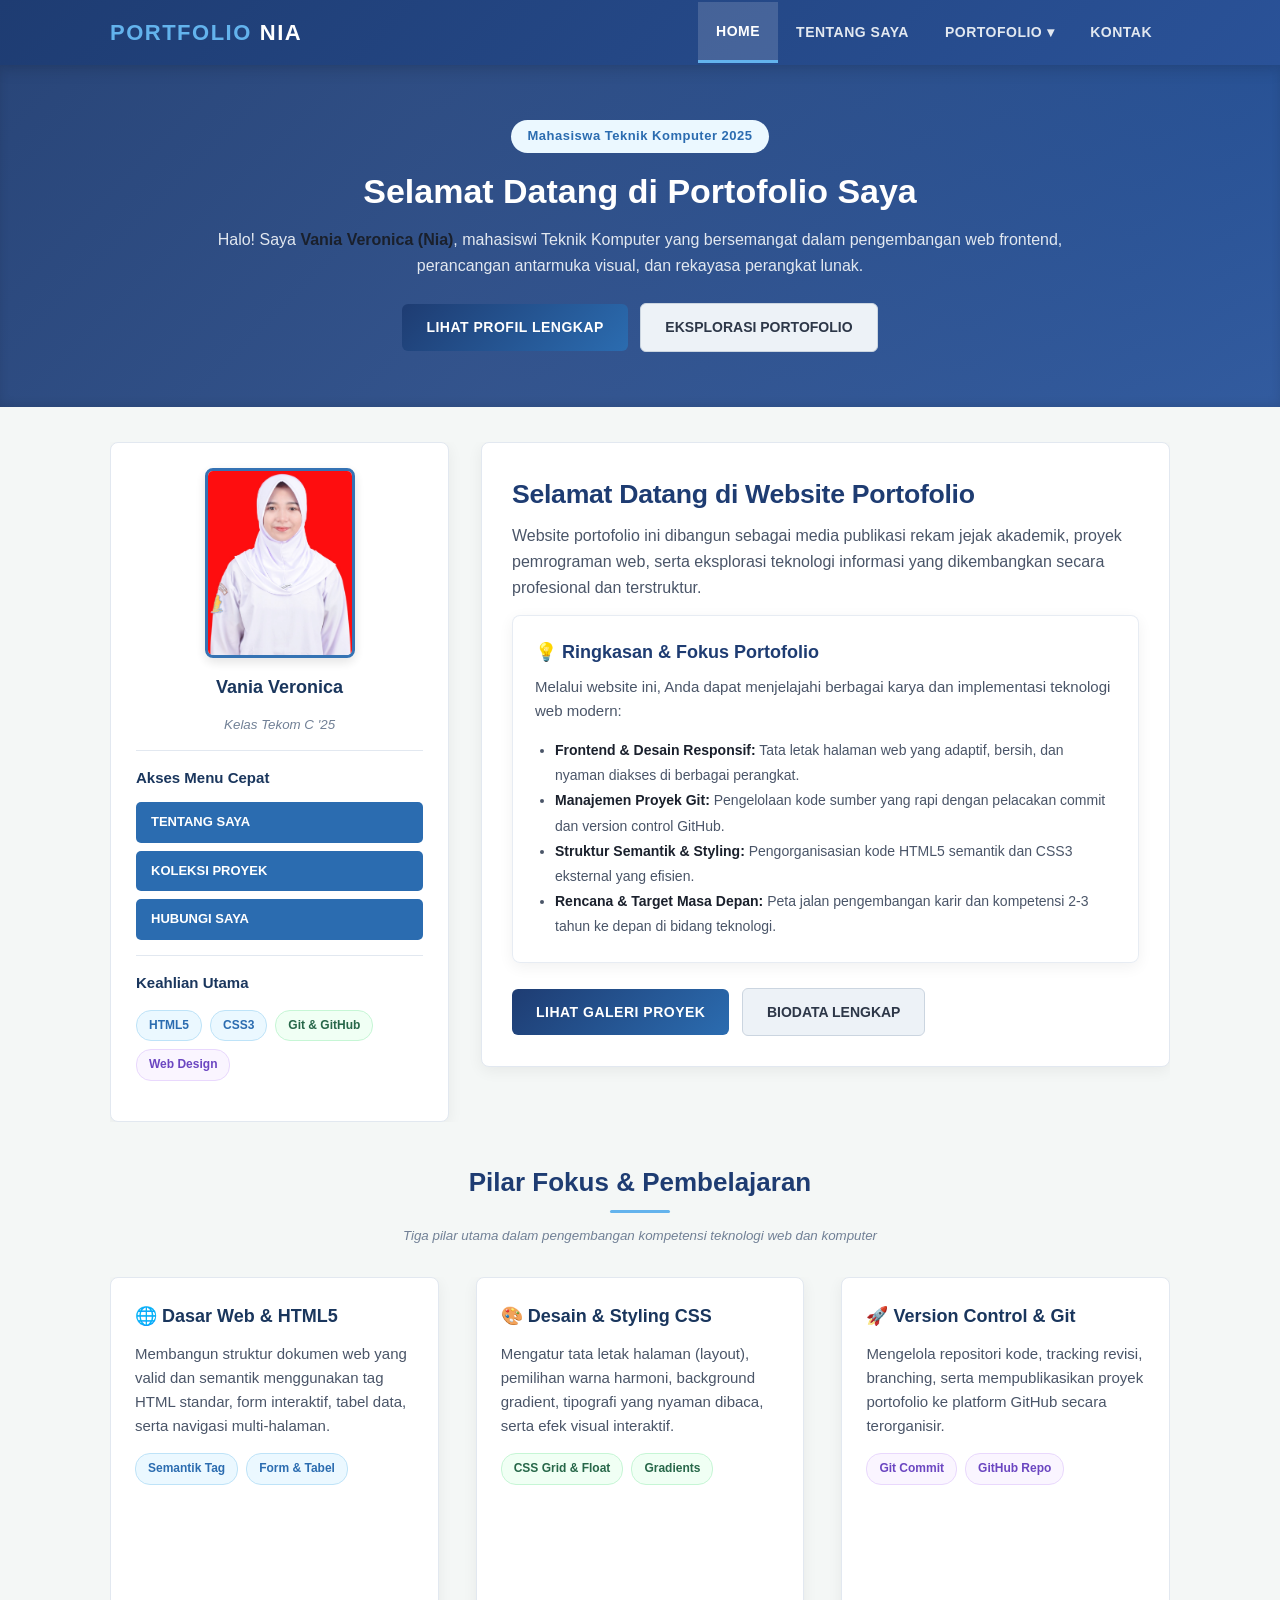
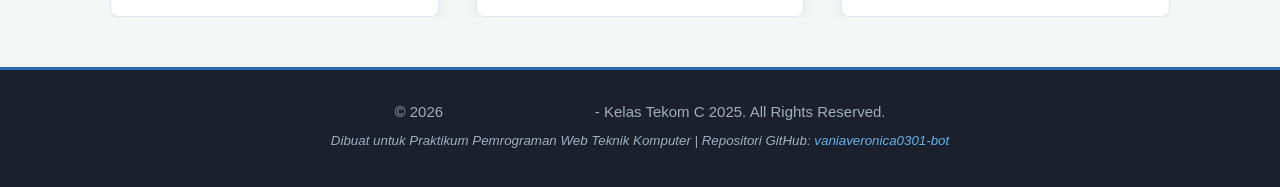
<file: index.html>
<!DOCTYPE html>
<html lang="id">
<head>
    <meta charset="UTF-8">
    <meta name="viewport" content="width=device-width, initial-scale=1.0">
    <title>Portofolio - Vania Veronica (Nia) | Teknik Komputer</title>
    <!-- Menghubungkan file CSS Eksternal (Modul 3 & Modul 4) -->
    <link rel="stylesheet" href="style.css" type="text/css">
</head>
<body>

    <!-- Header & Dropdown Navigation Bar (Modul 5 & Modul 6) -->
    <div id="header-wrapper">
        <div class="nav-container">
            <div class="brand-logo">
                <span>PORTFOLIO</span> NIA
            </div>
            <!-- Menu Navigasi Bertingkat (Modul 6) -->
            <ul id="menu">
                <li><a href="index.html" class="active">Home</a></li>
                <li><a href="about.html">Tentang Saya</a></li>
                <li>
                    <a href="portfolio.html">Portofolio ▾</a>
                    <ul>
                        <li><a href="portfolio.html#proyek-web">Proyek Web</a></li>
                        <li><a href="portfolio.html#desain-ui">Desain & Layout</a></li>
                        <li><a href="portfolio.html#galeri-foto">Galeri Pasfoto</a></li>
                        <li><a href="portfolio.html#sistem-informasi">Sistem Informasi</a></li>
                    </ul>
                </li>
                <li><a href="contact.html">Kontak</a></li>
            </ul>
        </div>
    </div>

    <!-- Hero Section / Banner (Modul 4: CSS Background & Modul 6: Gradient) -->
    <div id="hero">
        <div class="hero-content">
            <span class="hero-badge">Mahasiswa Teknik Komputer 2025</span>
            <h1>Selamat Datang di Portofolio Saya</h1>
            <p>Halo! Saya <b>Vania Veronica (Nia)</b>, mahasiswi Teknik Komputer yang bersemangat dalam pengembangan web frontend, perancangan antarmuka visual, dan rekayasa perangkat lunak.</p>
            <div>
                <a href="about.html" class="btn-primary">Lihat Profil Lengkap</a>
                <a href="portfolio.html" class="btn-secondary">Eksplorasi Portofolio</a>
            </div>
        </div>
    </div>

    <!-- Wrapper Konten Utama (Modul 3 & Modul 5) -->
    <div id="wrapper">

        <!-- Layout 2 Kolom (Modul 5: CSS Float Layout) -->
        <div class="layout-2-kolom clearfix">
            <!-- Kolom Kiri: Profil Singkat & Foto -->
            <div id="leftcolumn">
                <div style="text-align: center;">
                    <!-- Foto Profil dengan CSS Image Border, Hover Opacity & Radius (Modul 4 & Modul 6) -->
                    <img src="assets/images/profile.jpg" alt="Foto Vania Veronica" class="foto-profil-avatar">
                    <h3>Vania Veronica</h3>
                    <p class="infotext">Kelas Tekom C '25</p>
                </div>
                
                <hr style="margin: 15px 0; border: 0; border-top: 1px solid #e2e8f0;">
                
                <!-- Navigasi Vertikal (Modul 5) -->
                <h4>Akses Menu Cepat</h4>
                <ul class="nav-vertikal">
                    <li><a href="about.html">Tentang Saya</a></li>
                    <li><a href="portfolio.html">Koleksi Proyek</a></li>
                    <li><a href="contact.html">Hubungi Saya</a></li>
                </ul>

                <hr style="margin: 15px 0; border: 0; border-top: 1px solid #e2e8f0;">

                <h4>Keahlian Utama</h4>
                <div class="badge-container">
                    <span class="badge">HTML5</span>
                    <span class="badge">CSS3</span>
                    <span class="badge badge-green">Git & GitHub</span>
                    <span class="badge badge-purple">Web Design</span>
                </div>
            </div>

            <!-- Kolom Kanan: Pengenalan & Box Transparan -->
            <div id="rightcolumn">
                <!-- Selector Class: Headlines, Sublines, Infotext (Modul 3) -->
                <span class="headlines">Selamat Datang di Website Portofolio</span><br>
                <div class="sublines">
                    Website portofolio ini dibangun sebagai media publikasi rekam jejak akademik, proyek pemrograman web, serta eksplorasi teknologi informasi yang dikembangkan secara profesional dan terstruktur.
                </div>
                
                <!-- Text di Box Transparan (Modul 4: Glassmorphism Effect) -->
                <div class="box-transparan">
                    <h3 style="color: #1e3c72; margin-bottom: 8px;">💡 Ringkasan & Fokus Portofolio</h3>
                    <p>Melalui website ini, Anda dapat menjelajahi berbagai karya dan implementasi teknologi web modern:</p>
                    <ul style="padding-left: 20px; color: #4a5568; font-size: 14px; line-height: 1.8;">
                        <li><b>Frontend & Desain Responsif:</b> Tata letak halaman web yang adaptif, bersih, dan nyaman diakses di berbagai perangkat.</li>
                        <li><b>Manajemen Proyek Git:</b> Pengelolaan kode sumber yang rapi dengan pelacakan commit dan version control GitHub.</li>
                        <li><b>Struktur Semantik & Styling:</b> Pengorganisasian kode HTML5 semantik dan CSS3 eksternal yang efisien.</li>
                        <li><b>Rencana & Target Masa Depan:</b> Peta jalan pengembangan karir dan kompetensi 2-3 tahun ke depan di bidang teknologi.</li>
                    </ul>
                </div>

                <div style="margin-top: 25px;">
                    <a href="portfolio.html" class="btn-primary">Lihat Galeri Proyek</a>
                    <a href="about.html" class="btn-secondary">Biodata Lengkap</a>
                </div>
            </div>
        </div>

        <!-- Section Title (Modul 3) -->
        <div class="section-title">
            <h2>Pilar Fokus & Pembelajaran</h2>
            <p class="infotext">Tiga pilar utama dalam pengembangan kompetensi teknologi web dan komputer</p>
        </div>

        <!-- Layout 3 Kolom (Modul 5: CSS Float 3 Kolom) -->
        <div class="layout-3-kolom clearfix">
            <!-- Kolom 1 -->
            <div id="sidebar-kiri">
                <h3>🌐 Dasar Web & HTML5</h3>
                <p>Membangun struktur dokumen web yang valid dan semantik menggunakan tag HTML standar, form interaktif, tabel data, serta navigasi multi-halaman.</p>
                <div class="badge-container">
                    <span class="badge">Semantik Tag</span>
                    <span class="badge">Form & Tabel</span>
                </div>
            </div>

            <!-- Kolom 2 -->
            <div id="sidebar-tengah-atau-badan">
                <h3>🎨 Desain & Styling CSS</h3>
                <p>Mengatur tata letak halaman (layout), pemilihan warna harmoni, background gradient, tipografi yang nyaman dibaca, serta efek visual interaktif.</p>
                <div class="badge-container">
                    <span class="badge badge-green">CSS Grid & Float</span>
                    <span class="badge badge-green">Gradients</span>
                </div>
            </div>

            <!-- Kolom 3 -->
            <div id="sidebar-kanan">
                <h3>🚀 Version Control & Git</h3>
                <p>Mengelola repositori kode, tracking revisi, branching, serta mempublikasikan proyek portofolio ke platform GitHub secara terorganisir.</p>
                <div class="badge-container">
                    <span class="badge badge-purple">Git Commit</span>
                    <span class="badge badge-purple">GitHub Repo</span>
                </div>
            </div>
        </div>

    </div>

    <!-- Footer (Modul 3 & Modul 5) -->
    <div id="footer">
        <p>&copy; 2026 <b>Vania Veronica (Nia)</b> - Kelas Tekom C 2025. All Rights Reserved.</p>
        <p class="infotext">Dibuat untuk Praktikum Pemrograman Web Teknik Komputer | Repositori GitHub: <a href="https://github.com/vaniaveronica0301-bot/vaniaveronica0301-bot" target="_blank">vaniaveronica0301-bot</a></p>
    </div>

</body>
</html>
</file>
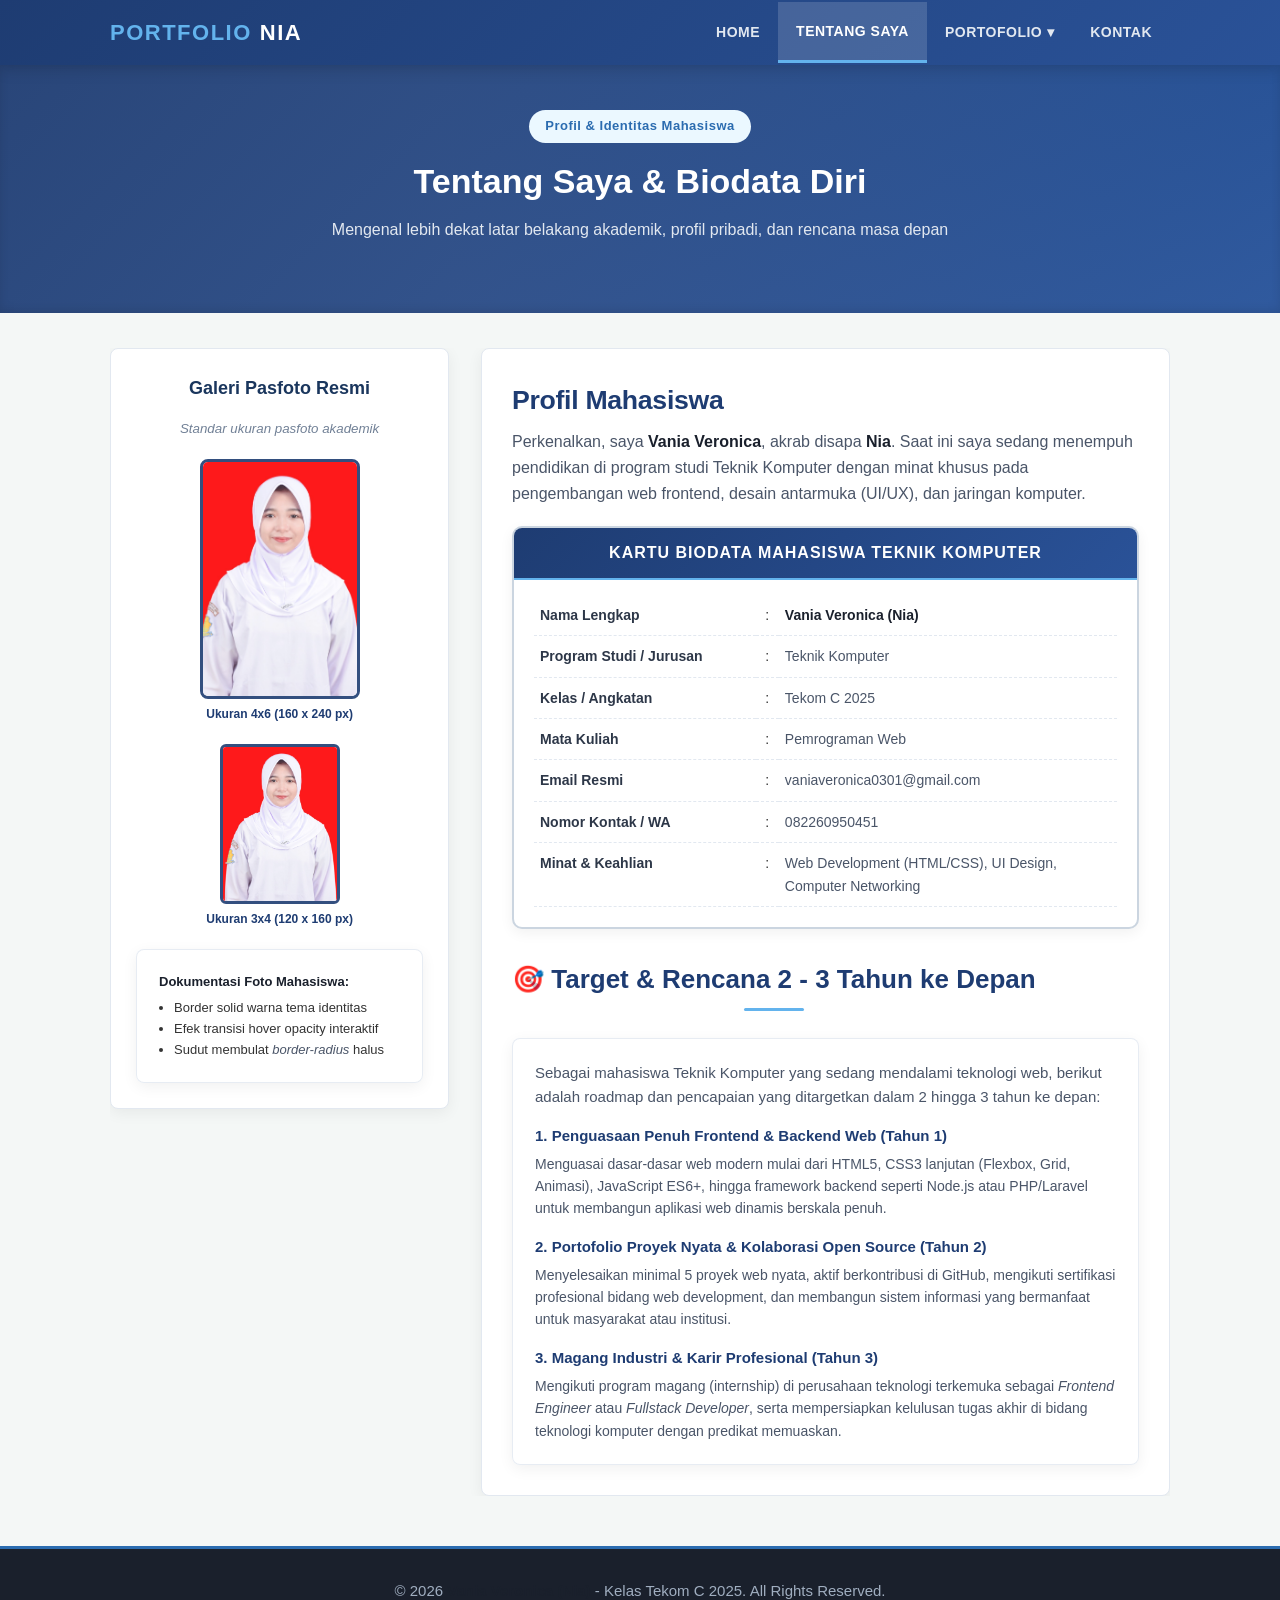
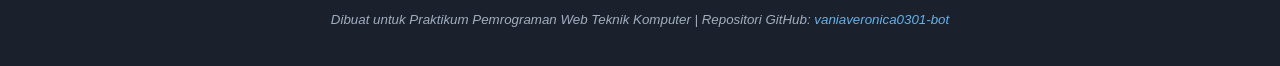
<file: about.html>
<!DOCTYPE html>
<html lang="id">
<head>
    <meta charset="UTF-8">
    <meta name="viewport" content="width=device-width, initial-scale=1.0">
    <title>Tentang Saya - Vania Veronica (Nia) | Teknik Komputer</title>
    <!-- Menghubungkan file CSS Eksternal (Modul 3 & Modul 4) -->
    <link rel="stylesheet" href="style.css" type="text/css">
</head>
<body>

    <!-- Header & Dropdown Navigation Bar (Modul 5 & Modul 6) -->
    <div id="header-wrapper">
        <div class="nav-container">
            <div class="brand-logo">
                <span>PORTFOLIO</span> NIA
            </div>
            <!-- Menu Navigasi Bertingkat (Modul 6) -->
            <ul id="menu">
                <li><a href="index.html">Home</a></li>
                <li><a href="about.html" class="active">Tentang Saya</a></li>
                <li>
                    <a href="portfolio.html">Portofolio ▾</a>
                    <ul>
                        <li><a href="portfolio.html#proyek-web">Proyek Web</a></li>
                        <li><a href="portfolio.html#desain-ui">Desain & Layout</a></li>
                        <li><a href="portfolio.html#galeri-foto">Galeri Pasfoto</a></li>
                        <li><a href="portfolio.html#sistem-informasi">Sistem Informasi</a></li>
                    </ul>
                </li>
                <li><a href="contact.html">Kontak</a></li>
            </ul>
        </div>
    </div>

    <!-- Hero Section / Sub-Header (Modul 4 & Modul 6) -->
    <div id="hero" style="padding: 45px 20px;">
        <div class="hero-content">
            <span class="hero-badge">Profil & Identitas Mahasiswa</span>
            <h1>Tentang Saya & Biodata Diri</h1>
            <p>Mengenal lebih dekat latar belakang akademik, profil pribadi, dan rencana masa depan</p>
        </div>
    </div>

    <!-- Wrapper Utama (Modul 3 & Modul 5) -->
    <div id="wrapper">

        <!-- Layout 2 Kolom (Modul 5: Float Layout) -->
        <div class="layout-2-kolom clearfix">
            
            <!-- Kolom Kiri: Galeri Pasfoto Standar (Modul 4: CSS Image) -->
            <div id="leftcolumn">
                <h3 style="text-align: center; margin-bottom: 15px;">Galeri Pasfoto Resmi</h3>
                <p class="infotext" style="text-align: center; margin-bottom: 20px;">Standar ukuran pasfoto akademik</p>

                <!-- Ukuran Pasfoto 4x6 (Modul 4: 160x240px) -->
                <div style="text-align: center; margin-bottom: 20px;">
                    <img src="assets/images/profile.jpg" alt="Pasfoto 4x6 Vania Veronica" class="img-portfolio pasfoto-4x6">
                    <p style="font-size: 12px; margin-top: 6px; font-weight: bold; color: #1e3c72;">Ukuran 4x6 (160 x 240 px)</p>
                </div>

                <!-- Ukuran Pasfoto 3x4 (Modul 4: 120x160px) -->
                <div style="text-align: center; margin-bottom: 20px;">
                    <img src="assets/images/profile.jpg" alt="Pasfoto 3x4 Vania Veronica" class="img-portfolio pasfoto-3x4">
                    <p style="font-size: 12px; margin-top: 6px; font-weight: bold; color: #1e3c72;">Ukuran 3x4 (120 x 160 px)</p>
                </div>

                <!-- Box Transparan Informasi Foto (Modul 4) -->
                <div class="box-transparan" style="font-size: 13px;">
                    <b>Dokumentasi Foto Mahasiswa:</b>
                    <ul style="padding-left: 15px; margin-top: 5px; line-height: 1.6;">
                        <li>Border solid warna tema identitas</li>
                        <li>Efek transisi hover opacity interaktif</li>
                        <li>Sudut membulat <i>border-radius</i> halus</li>
                    </ul>
                </div>
            </div>

            <!-- Kolom Kanan: Detail Biodata & Rencana Masa Depan -->
            <div id="rightcolumn">
                <span class="headlines">Profil Mahasiswa</span><br>
                <div class="sublines" style="margin-bottom: 20px;">
                    Perkenalkan, saya <b>Vania Veronica</b>, akrab disapa <b>Nia</b>. Saat ini saya sedang menempuh pendidikan di program studi Teknik Komputer dengan minat khusus pada pengembangan web frontend, desain antarmuka (UI/UX), dan jaringan komputer.
                </div>

                <!-- Kartu Biodata Format Identitas / KTP (Modul 3 & Modul 4) -->
                <div class="card-identitas" style="margin-bottom: 30px;">
                    <div class="card-header-id">
                        <h3>KARTU BIODATA MAHASISWA TEKNIK KOMPUTER</h3>
                    </div>
                    <table class="table-biodata">
                        <tr>
                            <td class="label">Nama Lengkap</td>
                            <td class="colon">:</td>
                            <td class="value"><b>Vania Veronica (Nia)</b></td>
                        </tr>
                        <tr>
                            <td class="label">Program Studi / Jurusan</td>
                            <td class="colon">:</td>
                            <td class="value">Teknik Komputer</td>
                        </tr>
                        <tr>
                            <td class="label">Kelas / Angkatan</td>
                            <td class="colon">:</td>
                            <td class="value">Tekom C 2025</td>
                        </tr>
                        <tr>
                            <td class="label">Mata Kuliah</td>
                            <td class="colon">:</td>
                            <td class="value">Pemrograman Web</td>
                        </tr>
                        <tr>
                            <td class="label">Email Resmi</td>
                            <td class="colon">:</td>
                            <td class="value">vaniaveronica0301@gmail.com</td>
                        </tr>
                        <tr>
                            <td class="label">Nomor Kontak / WA</td>
                            <td class="colon">:</td>
                            <td class="value">082260950451</td>
                        </tr>
                        <tr>
                            <td class="label">Minat & Keahlian</td>
                            <td class="colon">:</td>
                            <td class="value">Web Development (HTML/CSS), UI Design, Computer Networking</td>
                        </tr>
                    </table>
                </div>

                <!-- Target dan Rencana 2-3 Tahun ke Depan (Modul 3: Tugas Mandiri) -->
                <div class="section-title" style="text-align: left; margin-bottom: 15px;">
                    <h2>🎯 Target & Rencana 2 - 3 Tahun ke Depan</h2>
                </div>

                <div class="box-transparan">
                    <p>Sebagai mahasiswa Teknik Komputer yang sedang mendalami teknologi web, berikut adalah roadmap dan pencapaian yang ditargetkan dalam 2 hingga 3 tahun ke depan:</p>
                    
                    <div style="margin-top: 15px;">
                        <h4 style="color: #1e3c72; margin-bottom: 5px;">1. Penguasaan Penuh Frontend & Backend Web (Tahun 1)</h4>
                        <p style="font-size: 14px; margin-bottom: 15px;">Menguasai dasar-dasar web modern mulai dari HTML5, CSS3 lanjutan (Flexbox, Grid, Animasi), JavaScript ES6+, hingga framework backend seperti Node.js atau PHP/Laravel untuk membangun aplikasi web dinamis berskala penuh.</p>

                        <h4 style="color: #1e3c72; margin-bottom: 5px;">2. Portofolio Proyek Nyata & Kolaborasi Open Source (Tahun 2)</h4>
                        <p style="font-size: 14px; margin-bottom: 15px;">Menyelesaikan minimal 5 proyek web nyata, aktif berkontribusi di GitHub, mengikuti sertifikasi profesional bidang web development, dan membangun sistem informasi yang bermanfaat untuk masyarakat atau institusi.</p>

                        <h4 style="color: #1e3c72; margin-bottom: 5px;">3. Magang Industri & Karir Profesional (Tahun 3)</h4>
                        <p style="font-size: 14px; margin-bottom: 0;">Mengikuti program magang (internship) di perusahaan teknologi terkemuka sebagai <i>Frontend Engineer</i> atau <i>Fullstack Developer</i>, serta mempersiapkan kelulusan tugas akhir di bidang teknologi komputer dengan predikat memuaskan.</p>
                    </div>
                </div>

            </div>
        </div>

    </div>

    <!-- Footer (Modul 3 & Modul 5) -->
    <div id="footer">
        <p>&copy; 2026 <b>Vania Veronica (Nia)</b> - Kelas Tekom C 2025. All Rights Reserved.</p>
        <p class="infotext">Dibuat untuk Praktikum Pemrograman Web Teknik Komputer | Repositori GitHub: <a href="https://github.com/vaniaveronica0301-bot/vaniaveronica0301-bot" target="_blank">vaniaveronica0301-bot</a></p>
    </div>

</body>
</html>
</file>
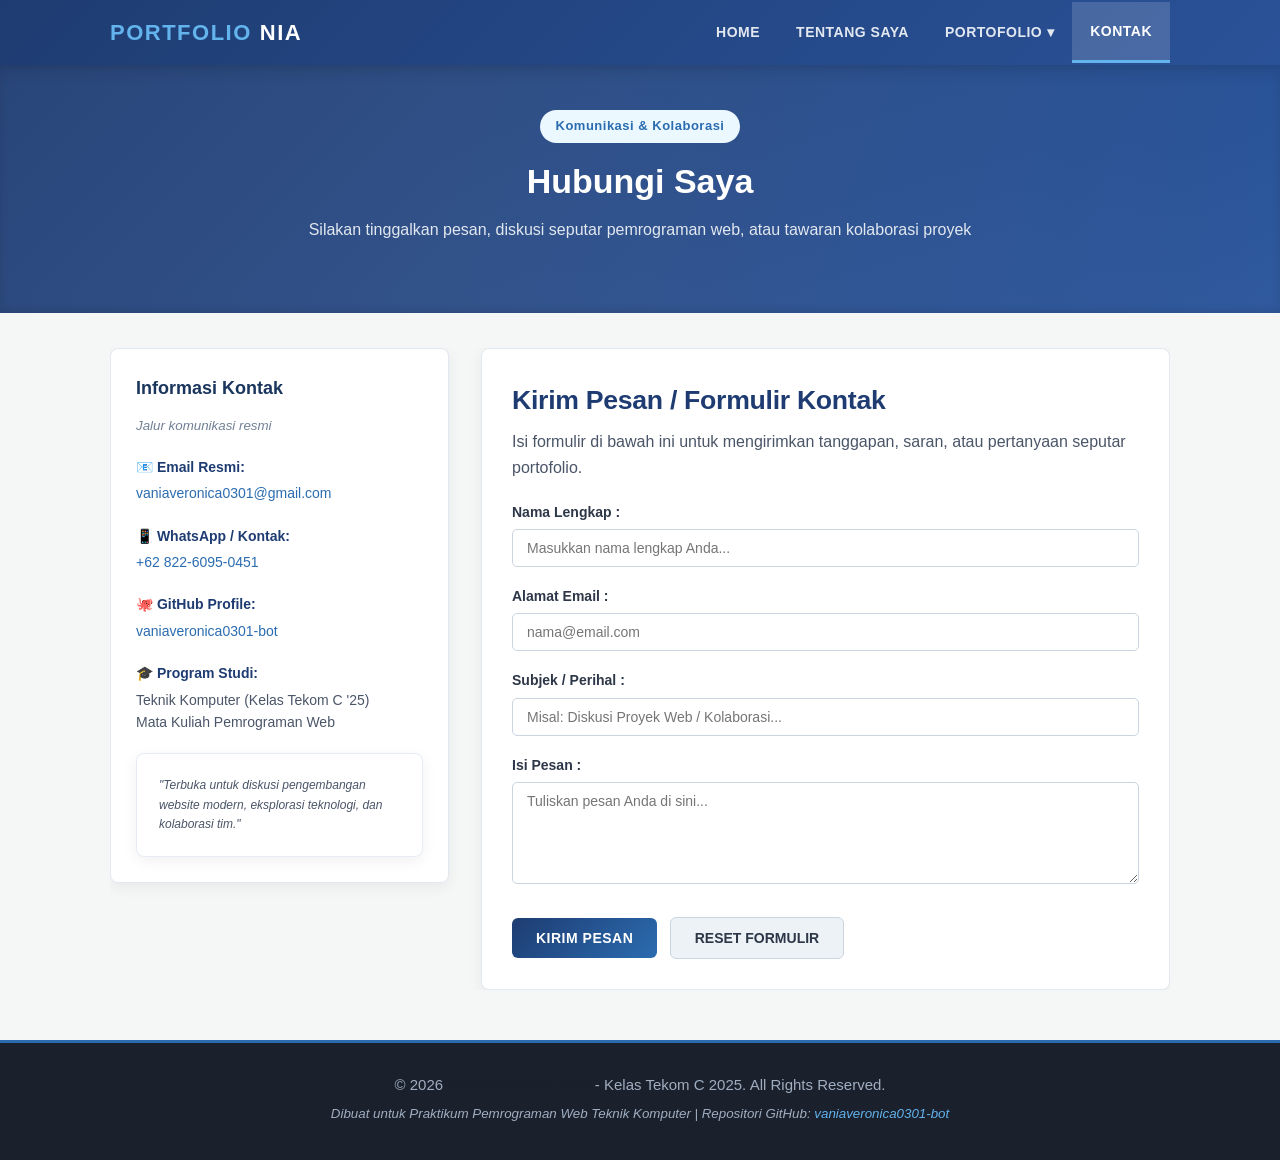
<file: contact.html>
<!DOCTYPE html>
<html lang="id">
<head>
    <meta charset="UTF-8">
    <meta name="viewport" content="width=device-width, initial-scale=1.0">
    <title>Kontak - Vania Veronica (Nia) | Teknik Komputer</title>
    <!-- Menghubungkan file CSS Eksternal (Modul 3 & Modul 4) -->
    <link rel="stylesheet" href="style.css" type="text/css">
</head>
<body>

    <!-- Header & Dropdown Navigation Bar (Modul 5 & Modul 6) -->
    <div id="header-wrapper">
        <div class="nav-container">
            <div class="brand-logo">
                <span>PORTFOLIO</span> NIA
            </div>
            <!-- Menu Navigasi Bertingkat (Modul 6) -->
            <ul id="menu">
                <li><a href="index.html">Home</a></li>
                <li><a href="about.html">Tentang Saya</a></li>
                <li>
                    <a href="portfolio.html">Portofolio ▾</a>
                    <ul>
                        <li><a href="portfolio.html#proyek-web">Proyek Web</a></li>
                        <li><a href="portfolio.html#desain-ui">Desain & Layout</a></li>
                        <li><a href="portfolio.html#galeri-foto">Galeri Pasfoto</a></li>
                        <li><a href="portfolio.html#sistem-informasi">Sistem Informasi</a></li>
                    </ul>
                </li>
                <li><a href="contact.html" class="active">Kontak</a></li>
            </ul>
        </div>
    </div>

    <!-- Hero Section / Sub-Header (Modul 4 & Modul 6) -->
    <div id="hero" style="padding: 45px 20px;">
        <div class="hero-content">
            <span class="hero-badge">Komunikasi & Kolaborasi</span>
            <h1>Hubungi Saya</h1>
            <p>Silakan tinggalkan pesan, diskusi seputar pemrograman web, atau tawaran kolaborasi proyek</p>
        </div>
    </div>

    <!-- Wrapper Utama (Modul 3 & Modul 5) -->
    <div id="wrapper">

        <!-- Layout 2 Kolom (Modul 5: Float Layout) -->
        <div class="layout-2-kolom clearfix">
            
            <!-- Kolom Kiri: Informasi Kontak Langsung -->
            <div id="leftcolumn">
                <h3>Informasi Kontak</h3>
                <p class="infotext" style="margin-bottom: 20px;">Jalur komunikasi resmi</p>

                <div style="margin-bottom: 20px;">
                    <h4 style="color: #1e3c72; font-size: 14px; margin-bottom: 4px;">📧 Email Resmi:</h4>
                    <p style="font-size: 14px; margin-bottom: 0;">
                        <a href="mailto:vaniaveronica0301@gmail.com">vaniaveronica0301@gmail.com</a>
                    </p>
                </div>

                <div style="margin-bottom: 20px;">
                    <h4 style="color: #1e3c72; font-size: 14px; margin-bottom: 4px;">📱 WhatsApp / Kontak:</h4>
                    <p style="font-size: 14px; margin-bottom: 0;">
                        <a href="https://wa.me/6282260950451" target="_blank">+62 822-6095-0451</a>
                    </p>
                </div>

                <div style="margin-bottom: 20px;">
                    <h4 style="color: #1e3c72; font-size: 14px; margin-bottom: 4px;">🐙 GitHub Profile:</h4>
                    <p style="font-size: 14px; margin-bottom: 0;">
                        <a href="https://github.com/vaniaveronica0301-bot/vaniaveronica0301-bot" target="_blank">vaniaveronica0301-bot</a>
                    </p>
                </div>

                <div style="margin-bottom: 20px;">
                    <h4 style="color: #1e3c72; font-size: 14px; margin-bottom: 4px;">🎓 Program Studi:</h4>
                    <p style="font-size: 14px; margin-bottom: 0;">Teknik Komputer (Kelas Tekom C '25)<br>Mata Kuliah Pemrograman Web</p>
                </div>

                <div class="box-transparan">
                    <p style="font-size: 12px; margin-bottom: 0; color: #2d3748; line-height: 1.6;">
                        <i>"Terbuka untuk diskusi pengembangan website modern, eksplorasi teknologi, dan kolaborasi tim."</i>
                    </p>
                </div>
            </div>

            <!-- Kolom Kanan: Formulir Kirim Pesan (Modul 5) -->
            <div id="rightcolumn">
                <span class="headlines">Kirim Pesan / Formulir Kontak</span><br>
                <div class="sublines" style="margin-bottom: 20px;">
                    Isi formulir di bawah ini untuk mengirimkan tanggapan, saran, atau pertanyaan seputar portofolio.
                </div>

                <form action="#" method="POST" onsubmit="alert('Terima kasih! Pesan Anda telah terkirim.'); return false;">
                    <div class="form-group">
                        <label for="nama">Nama Lengkap :</label>
                        <input type="text" id="nama" name="nama" class="form-control" placeholder="Masukkan nama lengkap Anda..." required>
                    </div>

                    <div class="form-group">
                        <label for="email">Alamat Email :</label>
                        <input type="email" id="email" name="email" class="form-control" placeholder="nama@email.com" required>
                    </div>

                    <div class="form-group">
                        <label for="subjek">Subjek / Perihal :</label>
                        <input type="text" id="subjek" name="subjek" class="form-control" placeholder="Misal: Diskusi Proyek Web / Kolaborasi..." required>
                    </div>

                    <div class="form-group">
                        <label for="pesan">Isi Pesan :</label>
                        <textarea id="pesan" name="pesan" rows="5" class="form-control" placeholder="Tuliskan pesan Anda di sini..." required></textarea>
                    </div>

                    <div style="margin-top: 25px;">
                        <button type="submit" class="btn-primary">Kirim Pesan</button>
                        <button type="reset" class="btn-secondary">Reset Formulir</button>
                    </div>
                </form>
            </div>

        </div>

    </div>

    <!-- Footer (Modul 3 & Modul 5) -->
    <div id="footer">
        <p>&copy; 2026 <b>Vania Veronica (Nia)</b> - Kelas Tekom C 2025. All Rights Reserved.</p>
        <p class="infotext">Dibuat untuk Praktikum Pemrograman Web Teknik Komputer | Repositori GitHub: <a href="https://github.com/vaniaveronica0301-bot/vaniaveronica0301-bot" target="_blank">vaniaveronica0301-bot</a></p>
    </div>

</body>
</html>
</file>
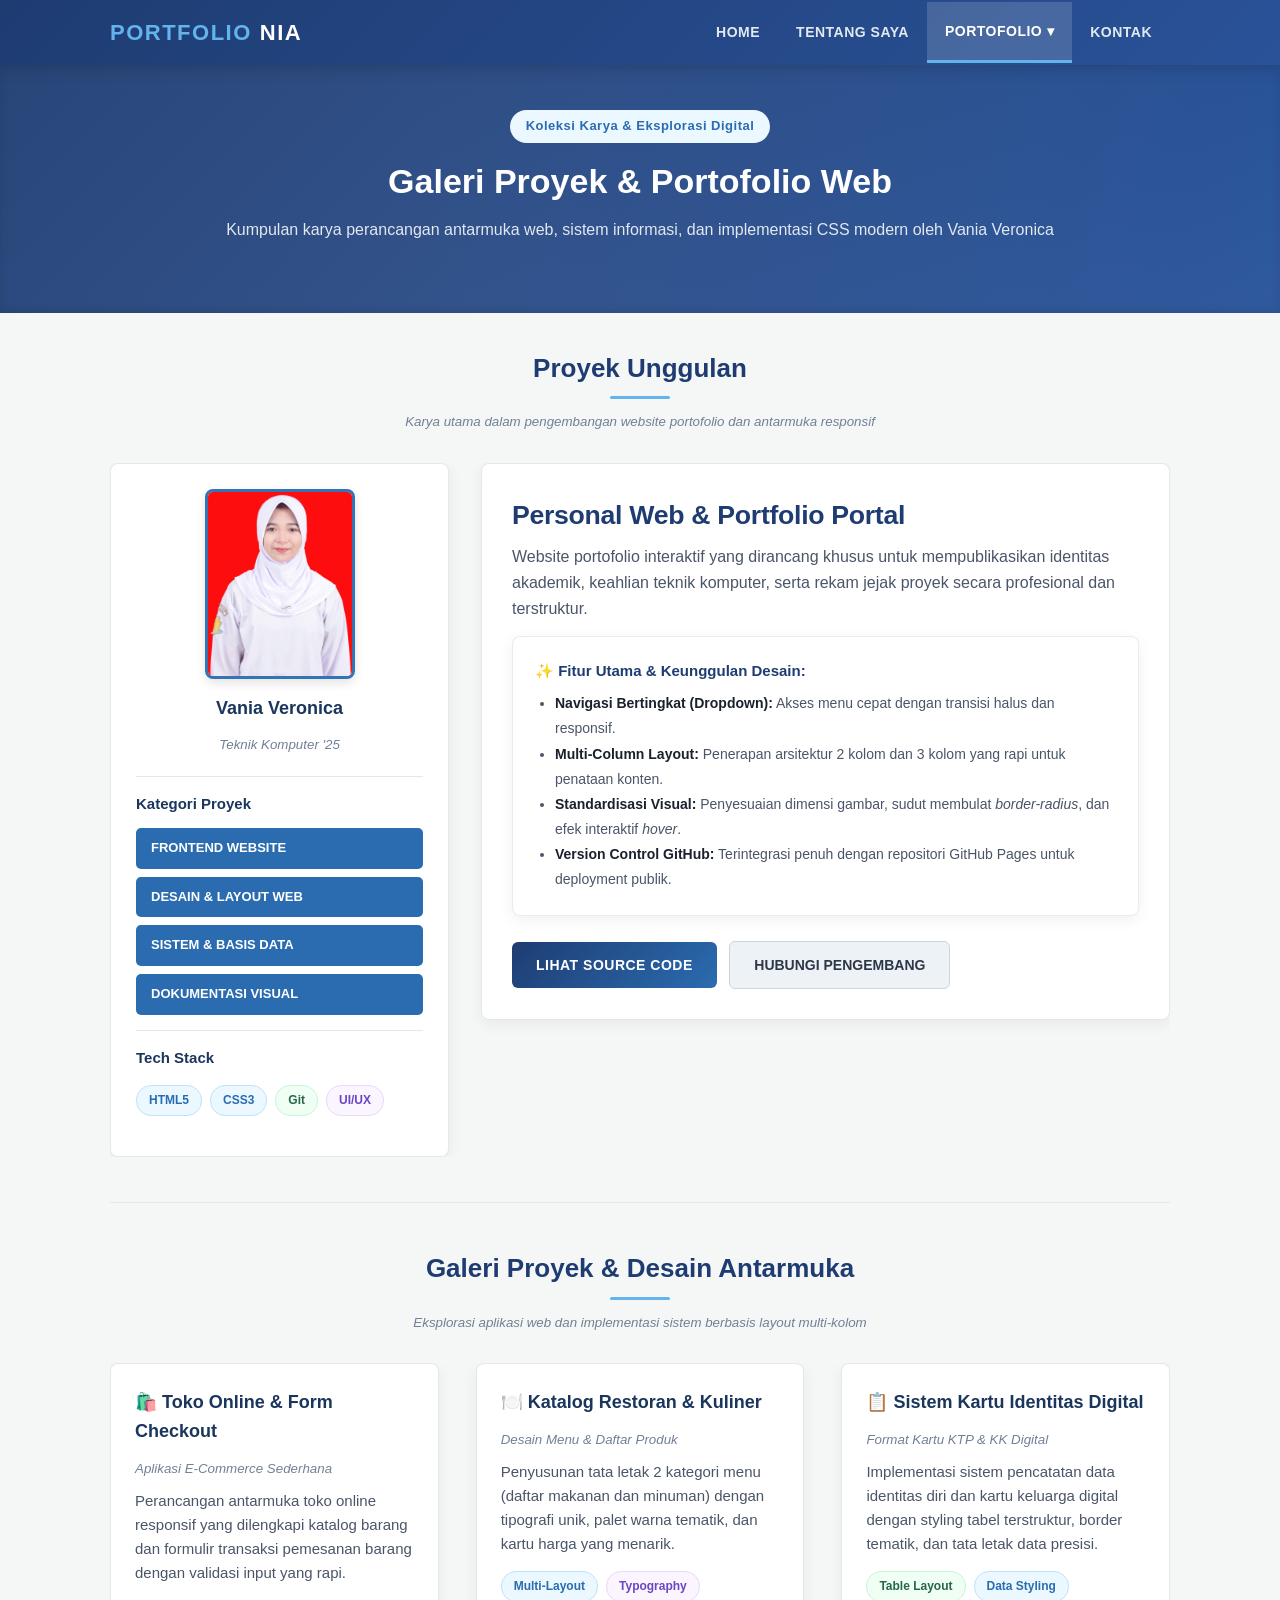
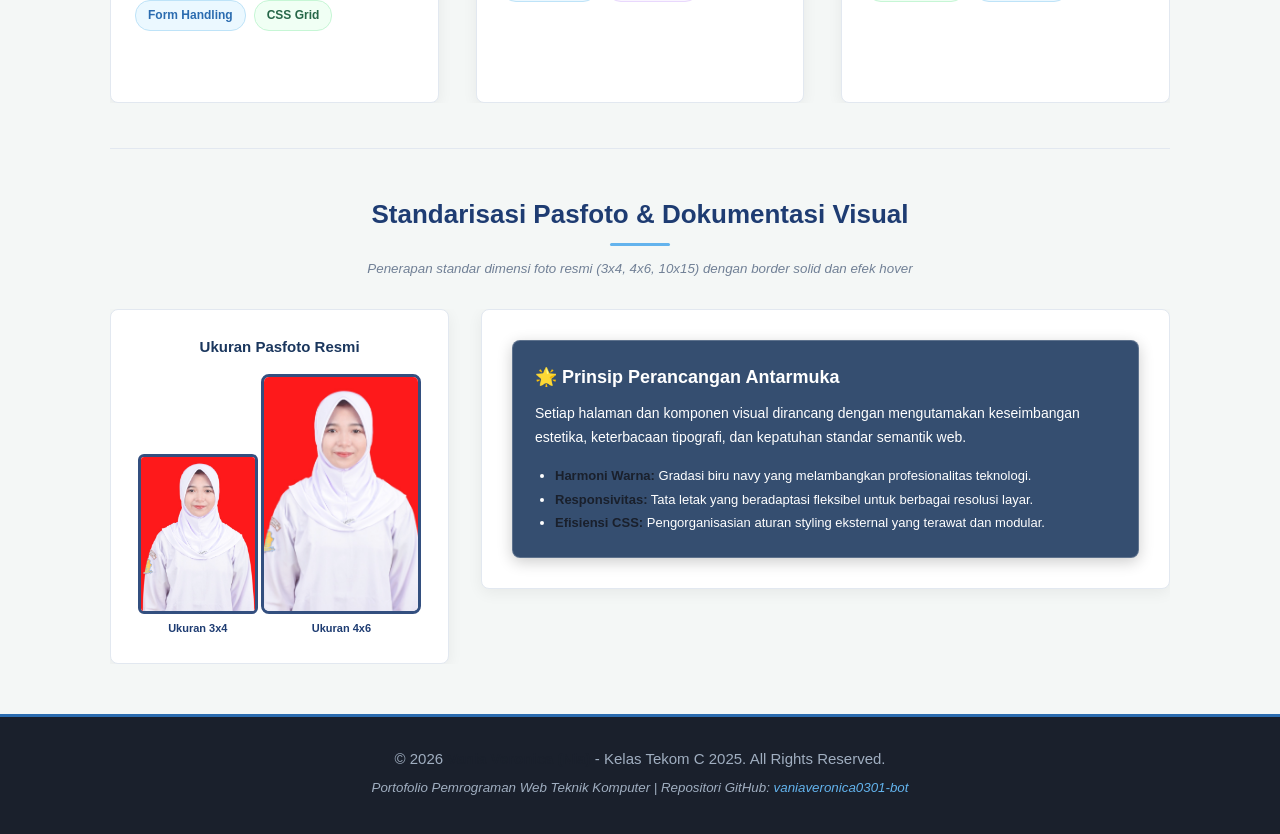
<file: portfolio.html>
<!DOCTYPE html>
<html lang="id">
<head>
    <meta charset="UTF-8">
    <meta name="viewport" content="width=device-width, initial-scale=1.0">
    <title>Portofolio & Proyek Web - Vania Veronica (Nia) | Teknik Komputer</title>
    <!-- Menghubungkan file CSS Eksternal (Modul 3 & Modul 4) -->
    <link rel="stylesheet" href="style.css" type="text/css">
</head>
<body>

    <!-- Header & Multi-level Dropdown Navigation Bar (Modul 5 & Modul 6) -->
    <div id="header-wrapper">
        <div class="nav-container">
            <div class="brand-logo">
                <span>PORTFOLIO</span> NIA
            </div>
            <!-- Menu Navigasi Bertingkat (Modul 6) -->
            <ul id="menu">
                <li><a href="index.html">Home</a></li>
                <li><a href="about.html">Tentang Saya</a></li>
                <li>
                    <a href="portfolio.html" class="active">Portofolio ▾</a>
                    <ul>
                        <li><a href="#proyek-web">Proyek Web</a></li>
                        <li><a href="#desain-ui">Desain & Layout</a></li>
                        <li><a href="#galeri-foto">Galeri Pasfoto</a></li>
                        <li><a href="#sistem-informasi">Sistem Informasi</a></li>
                    </ul>
                </li>
                <li><a href="contact.html">Kontak</a></li>
            </ul>
        </div>
    </div>

    <!-- Hero Section / Banner (Modul 4 & Modul 6) -->
    <div id="hero" style="padding: 45px 20px;">
        <div class="hero-content">
            <span class="hero-badge">Koleksi Karya & Eksplorasi Digital</span>
            <h1>Galeri Proyek & Portofolio Web</h1>
            <p>Kumpulan karya perancangan antarmuka web, sistem informasi, dan implementasi CSS modern oleh Vania Veronica</p>
        </div>
    </div>

    <!-- Wrapper Utama (Modul 3 & Modul 5) -->
    <div id="wrapper">

        <!-- ====================================================================
             BAGIAN 1: PROYEK UNGGULAN (Layout 2 Kolom - Modul 5)
             ==================================================================== -->
        <div id="proyek-web" style="margin-bottom: 45px;">
            <div class="section-title">
                <h2>Proyek Unggulan</h2>
                <p class="infotext">Karya utama dalam pengembangan website portofolio dan antarmuka responsif</p>
            </div>

            <!-- Layout 2 Kolom (Modul 5: Float Layout) -->
            <div class="layout-2-kolom clearfix">
                <!-- Kolom Kiri: Navigasi Filter & Info Developer -->
                <div id="leftcolumn">
                    <div style="text-align: center; margin-bottom: 20px;">
                        <!-- Foto Profil Avatar (Modul 4: CSS Image Border, Hover Opacity & Radius) -->
                        <img src="assets/images/profile.jpg" alt="Foto Vania Veronica" class="foto-profil-avatar">
                        <h3>Vania Veronica</h3>
                        <p class="infotext">Teknik Komputer '25</p>
                    </div>

                    <hr style="margin: 15px 0; border: 0; border-top: 1px solid #e2e8f0;">

                    <!-- Navigasi Vertikal Kategori (Modul 5) -->
                    <h4>Kategori Proyek</h4>
                    <ul class="nav-vertikal">
                        <li><a href="#proyek-web">Frontend Website</a></li>
                        <li><a href="#desain-ui">Desain & Layout Web</a></li>
                        <li><a href="#sistem-informasi">Sistem & Basis Data</a></li>
                        <li><a href="#galeri-foto">Dokumentasi Visual</a></li>
                    </ul>

                    <hr style="margin: 15px 0; border: 0; border-top: 1px solid #e2e8f0;">

                    <h4>Tech Stack</h4>
                    <div class="badge-container">
                        <span class="badge">HTML5</span>
                        <span class="badge">CSS3</span>
                        <span class="badge badge-green">Git</span>
                        <span class="badge badge-purple">UI/UX</span>
                    </div>
                </div>

                <!-- Kolom Kanan: Detail Showcase Proyek Utama -->
                <div id="rightcolumn">
                    <!-- Selector Class: Headlines, Sublines, Infotext (Modul 3) -->
                    <span class="headlines">Personal Web & Portfolio Portal</span><br>
                    <div class="sublines">
                        Website portofolio interaktif yang dirancang khusus untuk mempublikasikan identitas akademik, keahlian teknik komputer, serta rekam jejak proyek secara profesional dan terstruktur.
                    </div>

                    <!-- Box Transparan Terang (Modul 4: Glassmorphism) -->
                    <div class="box-transparan">
                        <h4 style="color: #1e3c72; margin-bottom: 8px;">✨ Fitur Utama & Keunggulan Desain:</h4>
                        <ul style="padding-left: 20px; color: #4a5568; font-size: 14px; line-height: 1.8;">
                            <li><b>Navigasi Bertingkat (Dropdown):</b> Akses menu cepat dengan transisi halus dan responsif.</li>
                            <li><b>Multi-Column Layout:</b> Penerapan arsitektur 2 kolom dan 3 kolom yang rapi untuk penataan konten.</li>
                            <li><b>Standardisasi Visual:</b> Penyesuaian dimensi gambar, sudut membulat <i>border-radius</i>, dan efek interaktif <i>hover</i>.</li>
                            <li><b>Version Control GitHub:</b> Terintegrasi penuh dengan repositori GitHub Pages untuk deployment publik.</li>
                        </ul>
                    </div>

                    <div style="margin-top: 25px;">
                        <a href="https://github.com/vaniaveronica0301-bot/vaniaveronica0301-bot" target="_blank" class="btn-primary">Lihat Source Code</a>
                        <a href="contact.html" class="btn-secondary">Hubungi Pengembang</a>
                    </div>
                </div>
            </div>
        </div>

        <hr style="border: 0; border-top: 1px solid #e2e8f0; margin-bottom: 45px;">

        <!-- ====================================================================
             BAGIAN 2: GALERI KARYA & PROYEK (Layout 3 Kolom - Modul 5)
             ==================================================================== -->
        <div id="desain-ui" style="margin-bottom: 45px;">
            <div class="section-title">
                <h2>Galeri Proyek & Desain Antarmuka</h2>
                <p class="infotext">Eksplorasi aplikasi web dan implementasi sistem berbasis layout multi-kolom</p>
            </div>

            <!-- Layout 3 Kolom (Modul 5: Float 3 Kolom) -->
            <div class="layout-3-kolom clearfix">
                
                <!-- Kolom 1 (Kiri) -->
                <div id="sidebar-kiri">
                    <h3>🛍️ Toko Online & Form Checkout</h3>
                    <p class="infotext" style="margin-bottom: 10px;">Aplikasi E-Commerce Sederhana</p>
                    <p>Perancangan antarmuka toko online responsif yang dilengkapi katalog barang dan formulir transaksi pemesanan barang dengan validasi input yang rapi.</p>
                    <div class="badge-container">
                        <span class="badge">Form Handling</span>
                        <span class="badge badge-green">CSS Grid</span>
                    </div>
                </div>

                <!-- Kolom 2 (Tengah) -->
                <div id="sidebar-tengah-atau-badan">
                    <h3>🍽️ Katalog Restoran & Kuliner</h3>
                    <p class="infotext" style="margin-bottom: 10px;">Desain Menu & Daftar Produk</p>
                    <p>Penyusunan tata letak 2 kategori menu (daftar makanan dan minuman) dengan tipografi unik, palet warna tematik, dan kartu harga yang menarik.</p>
                    <div class="badge-container">
                        <span class="badge">Multi-Layout</span>
                        <span class="badge badge-purple">Typography</span>
                    </div>
                </div>

                <!-- Kolom 3 (Kanan) -->
                <div id="sidebar-kanan">
                    <h3>📋 Sistem Kartu Identitas Digital</h3>
                    <p class="infotext" style="margin-bottom: 10px;">Format Kartu KTP & KK Digital</p>
                    <p>Implementasi sistem pencatatan data identitas diri dan kartu keluarga digital dengan styling tabel terstruktur, border tematik, dan tata letak data presisi.</p>
                    <div class="badge-container">
                        <span class="badge badge-green">Table Layout</span>
                        <span class="badge">Data Styling</span>
                    </div>
                </div>

            </div>
        </div>

        <hr style="border: 0; border-top: 1px solid #e2e8f0; margin-bottom: 45px;">

        <!-- ====================================================================
             BAGIAN 3: STANDARISASI PASFOTO & DOKUMENTASI VISUAL (Modul 4: CSS Image)
             ==================================================================== -->
        <div id="galeri-foto" style="margin-bottom: 40px;">
            <div class="section-title">
                <h2>Standarisasi Pasfoto & Dokumentasi Visual</h2>
                <p class="infotext">Penerapan standar dimensi foto resmi (3x4, 4x6, 10x15) dengan border solid dan efek hover</p>
            </div>

            <!-- Layout 2 Kolom untuk Dokumentasi Foto & Deskripsi -->
            <div class="layout-2-kolom clearfix">
                <!-- Kolom Kiri: Display Ukuran Pasfoto Standar (Modul 4) -->
                <div id="leftcolumn">
                    <h4 style="text-align: center; margin-bottom: 15px;">Ukuran Pasfoto Resmi</h4>
                    
                    <div style="display: flex; justify-content: space-around; align-items: flex-end; margin-top: 15px;">
                        <!-- Ukuran 3x4 (120x160px) -->
                        <div style="text-align: center;">
                            <img src="assets/images/profile.jpg" alt="Pasfoto 3x4" class="img-portfolio pasfoto-3x4">
                            <span style="font-size: 11px; font-weight: bold; display: block; margin-top: 6px; color: #1e3c72;">Ukuran 3x4</span>
                        </div>
                        <!-- Ukuran 4x6 (160x240px) -->
                        <div style="text-align: center;">
                            <img src="assets/images/profile.jpg" alt="Pasfoto 4x6" class="img-portfolio pasfoto-4x6">
                            <span style="font-size: 11px; font-weight: bold; display: block; margin-top: 6px; color: #1e3c72;">Ukuran 4x6</span>
                        </div>
                    </div>
                </div>

                <!-- Kolom Kanan: Box Transparan Gelap & Filosofi Desain -->
                <div id="rightcolumn">
                    <!-- Box Transparan Gelap (Modul 4: Box Transparan Dark) -->
                    <div class="box-transparan-dark">
                        <h3 style="margin-bottom: 10px;">🌟 Prinsip Perancangan Antarmuka</h3>
                        <p style="font-size: 14px; line-height: 1.7; margin-bottom: 15px;">
                            Setiap halaman dan komponen visual dirancang dengan mengutamakan keseimbangan estetika, keterbacaan tipografi, dan kepatuhan standar semantik web.
                        </p>
                        <ul style="padding-left: 20px; font-size: 13px; line-height: 1.8;">
                            <li><b>Harmoni Warna:</b> Gradasi biru navy yang melambangkan profesionalitas teknologi.</li>
                            <li><b>Responsivitas:</b> Tata letak yang beradaptasi fleksibel untuk berbagai resolusi layar.</li>
                            <li><b>Efisiensi CSS:</b> Pengorganisasian aturan styling eksternal yang terawat dan modular.</li>
                        </ul>
                    </div>
                </div>
            </div>
        </div>

    </div>

    <!-- Footer (Modul 3 & Modul 5) -->
    <div id="footer">
        <p>&copy; 2026 <b>Vania Veronica (Nia)</b> - Kelas Tekom C 2025. All Rights Reserved.</p>
        <p class="infotext">Portofolio Pemrograman Web Teknik Komputer | Repositori GitHub: <a href="https://github.com/vaniaveronica0301-bot/vaniaveronica0301-bot" target="_blank">vaniaveronica0301-bot</a></p>
    </div>

</body>
</html>
</file>
<file: style.css>
/* ==========================================================================
   PORTFOLIO STYLESHEET - VANIA VERONICA (NIA)
   Teknik Komputer - Pemrograman Web

   PENERAPAN KAIDAH CSS MODUL:
   - MODUL 3: Selector (HTML, Class, ID, Grouping), Span (inline), Div (block layer), External CSS
   - MODUL 4: CSS Image (Border solid 3px, Dimensi Pasfoto 3x4, 4x6, 10x15, Hover Opacity, Box Transparan, Background & Gradients)
   - MODUL 5: CSS Navigasi & Layout (Navigasi Vertikal, Navigasi Horizontal, Layout 2 Kolom & Layout 3 Kolom via Float)
   - MODUL 6: Dropdown Navigasi Bertingkat, CSS Linear Gradient, Border Radius (Rounded Corners), CSS Transitions
   ========================================================================== */

/* --------------------------------------------------------------------------
   1. RESET & DASAR ELEMEN (MODUL 3: Selector HTML & Grouping)
   -------------------------------------------------------------------------- */
* {
    box-sizing: border-box;
    margin: 0;
    padding: 0;
}

body {
    font-family: 'Century Gothic', 'Segoe UI', Tahoma, Geneva, Verdana, sans-serif;
    background-color: #f4f7f6;
    color: #333333;
    line-height: 1.6;
    min-height: 100vh;
}

/* Grouping Selector untuk Heading (Modul 3) */
h1, h2, h3, h4, h5, h6 {
    font-family: 'Segoe UI', Arial, sans-serif;
    color: #1a365d;
    margin-bottom: 12px;
    font-weight: 700;
}

h1 { font-size: 28px; }
h2 { font-size: 22px; }
h3 { font-size: 18px; }
h4 { font-size: 15px; }

p {
    margin-bottom: 15px;
    font-size: 15px;
    color: #4a5568;
}

b {
    color: #1a202c;
}

i {
    color: #4a5568;
}

a {
    color: #2b6cb0;
    text-decoration: none;
    -webkit-transition: color 0.25s ease-in-out;
    -moz-transition: color 0.25s ease-in-out;
    transition: color 0.25s ease-in-out;
}

a:hover {
    color: #1a365d;
}

/* Selector Class untuk Tipografi & Judul Halaman (Modul 3) */
.headlines, .sublines, .infotext {
    font-family: 'Segoe UI', Arial, sans-serif;
}

.headlines {
    font-size: 20pt;
    font-weight: bold;
    color: #1e3c72;
    display: inline-block;
    margin-bottom: 8px;
    letter-spacing: -0.3px;
}

.sublines {
    font-size: 12pt;
    color: #4a5568;
    line-height: 1.6;
    margin-bottom: 15px;
}

.infotext {
    font-size: 10pt;
    color: #718096;
    font-style: italic;
}

/* --------------------------------------------------------------------------
   2. HEADER & MULTI-LEVEL DROPDOWN NAVBAR (MODUL 5 & MODUL 6)
   -------------------------------------------------------------------------- */
#header-wrapper {
    width: 100%;
    background: #1e3c72;
    background: -webkit-linear-gradient(top, #1e3c72 0%, #2a5298 100%);
    background: -moz-linear-gradient(top, #1e3c72 0%, #2a5298 100%);
    background: -o-linear-gradient(top, #1e3c72 0%, #2a5298 100%);
    background: -ms-linear-gradient(top, #1e3c72 0%, #2a5298 100%);
    background: linear-gradient(135deg, #1e3c72 0%, #2a5298 100%);
    box-shadow: 0 4px 15px rgba(0,0,0,0.15);
    position: sticky;
    top: 0;
    z-index: 1000;
}

.nav-container {
    max-width: 1100px;
    margin: 0 auto;
    display: flex;
    justify-content: space-between;
    align-items: center;
    padding: 0 20px;
}

.brand-logo {
    color: #ffffff;
    font-size: 22px;
    font-weight: bold;
    text-transform: uppercase;
    letter-spacing: 1.5px;
    padding: 15px 0;
    display: flex;
    align-items: center;
    gap: 8px;
}

.brand-logo span {
    color: #63b3ed;
}

/* Modul 6: Dropdown Menu Structure */
#menu, #menu li, #menu ul, #menu a {
    margin: 0;
    padding: 0;
    border: none;
    outline: none;
}

#menu {
    list-style-type: none;
    display: flex;
    align-items: center;
}

#menu li {
    position: relative;
    list-style: none;
    float: left;
    display: block;
}

#menu li a {
    display: block;
    padding: 18px 18px;
    font-size: 14px;
    font-weight: bold;
    color: #e2e8f0;
    text-decoration: none;
    text-transform: uppercase;
    letter-spacing: 0.5px;
    -webkit-transition: all .25s ease-in-out;
    -moz-transition: all .25s ease-in-out;
    transition: all .25s ease-in-out;
}

#menu li:hover > a,
#menu li a.active {
    background-color: rgba(255, 255, 255, 0.15);
    color: #ffffff;
    border-bottom: 3px solid #63b3ed;
}

/* Modul 6: Submenu Dropdown */
#menu ul {
    position: absolute;
    top: 100%;
    left: 0;
    min-width: 200px;
    background: #2a5298;
    background: linear-gradient(180deg, #2a5298 0%, #1e3c72 100%);
    box-shadow: 0 8px 18px rgba(0,0,0,0.25);
    -webkit-border-radius: 0 0 6px 6px;
    -moz-border-radius: 0 0 6px 6px;
    border-radius: 0 0 6px 6px;
    opacity: 0;
    visibility: hidden;
    transform: translateY(10px);
    -webkit-transition: opacity .25s ease .1s, transform .25s ease .1s, visibility .25s;
    -moz-transition: opacity .25s ease .1s, transform .25s ease .1s, visibility .25s;
    transition: opacity .25s ease .1s, transform .25s ease .1s, visibility .25s;
    z-index: 1000;
}

#menu li:hover > ul {
    opacity: 1;
    visibility: visible;
    transform: translateY(0);
}

#menu ul li {
    float: none;
    display: block;
    width: 100%;
}

#menu ul li a {
    padding: 12px 20px;
    font-size: 13px;
    text-transform: none;
    border-left: none;
    border-right: none;
    border-bottom: 1px solid rgba(255,255,255,0.08);
}

#menu ul li a:hover {
    background: #63b3ed;
    color: #1a365d;
    padding-left: 26px;
}

#menu ul li:last-child a {
    border-bottom: none;
}

/* --------------------------------------------------------------------------
   3. HERO BANNER & GRADIENT (MODUL 4 & MODUL 6)
   -------------------------------------------------------------------------- */
#hero {
    background-color: #1a202c;
    background: linear-gradient(135deg, rgba(30, 60, 114, 0.95) 0%, rgba(42, 82, 152, 0.90) 100%), 
                radial-gradient(circle at top right, #3182ce, transparent 65%);
    color: #ffffff;
    padding: 55px 20px;
    text-align: center;
    box-shadow: inset 0 -3px 10px rgba(0,0,0,0.1);
}

.hero-content {
    max-width: 850px;
    margin: 0 auto;
}

.hero-badge {
    background-color: #ebf8ff;
    color: #2b6cb0;
    padding: 6px 16px;
    -webkit-border-radius: 20px;
    -moz-border-radius: 20px;
    border-radius: 20px;
    font-size: 13px;
    font-weight: bold;
    display: inline-block;
    margin-bottom: 16px;
    letter-spacing: 0.5px;
}

#hero h1 {
    color: #ffffff;
    font-size: 34px;
    margin-bottom: 14px;
    line-height: 1.3;
}

#hero p {
    color: #e2e8f0;
    font-size: 16px;
    margin-bottom: 25px;
    line-height: 1.6;
}

/* --------------------------------------------------------------------------
   4. CONTAINER UTAMA & SECTION TITLES (MODUL 3 & MODUL 5)
   -------------------------------------------------------------------------- */
#wrapper {
    max-width: 1100px;
    margin: 35px auto;
    padding: 0 20px;
    min-height: 500px;
}

.section-title {
    text-align: center;
    margin-bottom: 30px;
}

.section-title h2 {
    font-size: 26px;
    color: #1e3c72;
    position: relative;
    display: inline-block;
    padding-bottom: 10px;
}

.section-title h2::after {
    content: '';
    position: absolute;
    bottom: 0;
    left: 50%;
    transform: translateX(-50%);
    width: 60px;
    height: 3px;
    background: #63b3ed;
    -webkit-border-radius: 2px;
    -moz-border-radius: 2px;
    border-radius: 2px;
}

/* --------------------------------------------------------------------------
   5. LAYOUT 2 KOLOM (MODUL 5: CSS Navigasi & Layout)
   -------------------------------------------------------------------------- */
.layout-2-kolom {
    overflow: hidden;
    margin-bottom: 40px;
}

#leftcolumn {
    float: left;
    width: 32%;
    background-color: #ffffff;
    padding: 25px;
    -webkit-border-radius: 8px;
    -moz-border-radius: 8px;
    border-radius: 8px;
    box-shadow: 0 4px 15px rgba(0,0,0,0.06);
    border: 1px solid #e2e8f0;
}

#rightcolumn {
    float: right;
    width: 65%;
    background-color: #ffffff;
    padding: 30px;
    -webkit-border-radius: 8px;
    -moz-border-radius: 8px;
    border-radius: 8px;
    box-shadow: 0 4px 15px rgba(0,0,0,0.06);
    border: 1px solid #e2e8f0;
}

/* --------------------------------------------------------------------------
   6. LAYOUT 3 KOLOM (MODUL 5: CSS Navigasi & Layout)
   -------------------------------------------------------------------------- */
.layout-3-kolom {
    overflow: hidden;
    margin-bottom: 40px;
}

#sidebar-kiri {
    float: left;
    width: 31%;
    margin-right: 3.5%;
    background-color: #ffffff;
    padding: 24px;
    -webkit-border-radius: 8px;
    -moz-border-radius: 8px;
    border-radius: 8px;
    box-shadow: 0 4px 15px rgba(0,0,0,0.06);
    border: 1px solid #e2e8f0;
    min-height: 340px;
}

#sidebar-tengah-atau-badan {
    float: left;
    width: 31%;
    margin-right: 3.5%;
    background-color: #ffffff;
    padding: 24px;
    -webkit-border-radius: 8px;
    -moz-border-radius: 8px;
    border-radius: 8px;
    box-shadow: 0 4px 15px rgba(0,0,0,0.06);
    border: 1px solid #e2e8f0;
    min-height: 340px;
}

#sidebar-kanan {
    float: left;
    width: 31%;
    background-color: #ffffff;
    padding: 24px;
    -webkit-border-radius: 8px;
    -moz-border-radius: 8px;
    border-radius: 8px;
    box-shadow: 0 4px 15px rgba(0,0,0,0.06);
    border: 1px solid #e2e8f0;
    min-height: 340px;
}

/* Clearfix Float Utility (Modul 5) */
.clearfix::after {
    content: "";
    clear: both;
    display: table;
}

/* --------------------------------------------------------------------------
   7. CSS IMAGE & FOTO UKURAN STANDAR (MODUL 4)
   -------------------------------------------------------------------------- */
/* Border 3px solid, border-radius, dan efek hover opacity */
.img-portfolio {
    border: 3px solid #2b6cb0;
    -webkit-border-radius: 6px;
    -moz-border-radius: 6px;
    border-radius: 6px;
    opacity: 0.90;
    -webkit-transition: opacity 0.3s ease, transform 0.3s ease, border-color 0.3s ease;
    -moz-transition: opacity 0.3s ease, transform 0.3s ease, border-color 0.3s ease;
    transition: opacity 0.3s ease, transform 0.3s ease, border-color 0.3s ease;
    display: block;
    margin: 0 auto;
}

.img-portfolio:hover {
    opacity: 1.0;
    border-color: #63b3ed;
    transform: scale(1.02);
}

/* Modul 4: Ukuran Pasfoto Standar (3x4, 4x6, 10x15) */
.pasfoto-3x4 {
    width: 120px;
    height: 160px;
    object-fit: cover;
    border: 3px solid #1e3c72;
    -webkit-border-radius: 6px;
    -moz-border-radius: 6px;
    border-radius: 6px;
}

.pasfoto-4x6 {
    width: 160px;
    height: 240px;
    object-fit: cover;
    border: 3px solid #1e3c72;
    -webkit-border-radius: 8px;
    -moz-border-radius: 8px;
    border-radius: 8px;
}

.pasfoto-10x15 {
    width: 200px;
    height: 300px;
    object-fit: cover;
    border: 3px solid #1e3c72;
    -webkit-border-radius: 8px;
    -moz-border-radius: 8px;
    border-radius: 8px;
}

.foto-profil-avatar {
    width: 150px;
    height: 190px;
    object-fit: cover;
    border: 3px solid #2b6cb0;
    -webkit-border-radius: 8px;
    -moz-border-radius: 8px;
    border-radius: 8px;
    margin: 0 auto 15px auto;
    display: block;
    box-shadow: 0 4px 12px rgba(0,0,0,0.12);
    opacity: 0.95;
    -webkit-transition: all 0.3s ease;
    -moz-transition: all 0.3s ease;
    transition: all 0.3s ease;
}

.foto-profil-avatar:hover {
    opacity: 1.0;
    border-color: #63b3ed;
    transform: scale(1.02);
}

/* Card Showcase Proyek */
.project-card {
    background: #ffffff;
    border: 1px solid #e2e8f0;
    -webkit-border-radius: 8px;
    -moz-border-radius: 8px;
    border-radius: 8px;
    padding: 20px;
    margin-bottom: 25px;
    box-shadow: 0 4px 12px rgba(0,0,0,0.05);
    -webkit-transition: transform 0.25s ease, box-shadow 0.25s ease;
    -moz-transition: transform 0.25s ease, box-shadow 0.25s ease;
    transition: transform 0.25s ease, box-shadow 0.25s ease;
}

.project-card:hover {
    transform: translateY(-3px);
    box-shadow: 0 8px 20px rgba(0,0,0,0.1);
}

/* --------------------------------------------------------------------------
   8. BOX TRANSPARAN (MODUL 4: Text di Box Transparan)
   -------------------------------------------------------------------------- */
.box-transparan {
    background: rgba(255, 255, 255, 0.85);
    backdrop-filter: blur(8px);
    -webkit-backdrop-filter: blur(8px);
    border: 1px solid rgba(226, 232, 240, 0.8);
    padding: 22px;
    -webkit-border-radius: 8px;
    -moz-border-radius: 8px;
    border-radius: 8px;
    margin-top: 15px;
    box-shadow: 0 4px 15px rgba(0,0,0,0.06);
}

.box-transparan-dark {
    background: rgba(26, 54, 93, 0.88);
    backdrop-filter: blur(8px);
    -webkit-backdrop-filter: blur(8px);
    color: #ffffff;
    border: 1px solid rgba(255, 255, 255, 0.2);
    padding: 22px;
    -webkit-border-radius: 8px;
    -moz-border-radius: 8px;
    border-radius: 8px;
    box-shadow: 0 4px 15px rgba(0,0,0,0.2);
}

.box-transparan-dark h3, 
.box-transparan-dark h4,
.box-transparan-dark p {
    color: #ffffff;
}

/* --------------------------------------------------------------------------
   9. NAVIGASI VERTIKAL (MODUL 5)
   -------------------------------------------------------------------------- */
.nav-vertikal {
    list-style-type: none;
    margin: 0;
    padding: 0;
}

.nav-vertikal li {
    margin-bottom: 8px;
}

.nav-vertikal a {
    display: block;
    font-weight: bold;
    color: #ffffff;
    background-color: #2b6cb0;
    padding: 10px 15px;
    text-decoration: none;
    text-transform: uppercase;
    font-size: 13px;
    -webkit-border-radius: 5px;
    -moz-border-radius: 5px;
    border-radius: 5px;
    -webkit-transition: background-color 0.25s ease, transform 0.25s ease;
    -moz-transition: background-color 0.25s ease, transform 0.25s ease;
    transition: background-color 0.25s ease, transform 0.25s ease;
}

.nav-vertikal a:hover, 
.nav-vertikal a:active {
    background-color: #1e3c72;
    transform: translateX(4px);
}

/* --------------------------------------------------------------------------
   10. KARTU BIODATA / IDENTITAS (MODUL 3 & MODUL 4)
   -------------------------------------------------------------------------- */
.card-identitas {
    background: #ffffff;
    border: 2px solid #cbd5e0;
    -webkit-border-radius: 10px;
    -moz-border-radius: 10px;
    border-radius: 10px;
    padding: 20px;
    position: relative;
    box-shadow: 0 4px 14px rgba(0,0,0,0.06);
    overflow: hidden;
}

.card-header-id {
    background: linear-gradient(135deg, #1e3c72 0%, #2a5298 100%);
    color: #ffffff;
    padding: 12px 18px;
    margin: -20px -20px 15px -20px;
    text-align: center;
    border-bottom: 2px solid #63b3ed;
}

.card-header-id h3 {
    color: #ffffff;
    margin: 0;
    font-size: 16px;
    letter-spacing: 1px;
}

.table-biodata {
    width: 100%;
    border-collapse: collapse;
}

.table-biodata td {
    padding: 9px 6px;
    font-size: 14px;
    vertical-align: top;
    border-bottom: 1px dashed #e2e8f0;
}

.table-biodata td.label {
    font-weight: bold;
    color: #2d3748;
    width: 38%;
}

.table-biodata td.colon {
    width: 4%;
    text-align: center;
}

.table-biodata td.value {
    color: #4a5568;
    width: 58%;
}

/* --------------------------------------------------------------------------
   11. FORM & ELEMEN INTERAKTIF (MODUL 5)
   -------------------------------------------------------------------------- */
.form-group {
    margin-bottom: 18px;
}

.form-group label {
    display: block;
    font-weight: bold;
    margin-bottom: 6px;
    font-size: 14px;
    color: #2d3748;
}

.form-control {
    width: 100%;
    padding: 10px 14px;
    border: 1px solid #cbd5e0;
    -webkit-border-radius: 5px;
    -moz-border-radius: 5px;
    border-radius: 5px;
    font-family: inherit;
    font-size: 14px;
    -webkit-transition: border-color 0.25s ease, box-shadow 0.25s ease;
    -moz-transition: border-color 0.25s ease, box-shadow 0.25s ease;
    transition: border-color 0.25s ease, box-shadow 0.25s ease;
}

.form-control:focus {
    outline: none;
    border-color: #3182ce;
    box-shadow: 0 0 0 3px rgba(49, 130, 206, 0.2);
}

.btn-primary {
    display: inline-block;
    background: linear-gradient(135deg, #1e3c72 0%, #2b6cb0 100%);
    color: #ffffff;
    font-weight: bold;
    padding: 12px 24px;
    border: none;
    -webkit-border-radius: 6px;
    -moz-border-radius: 6px;
    border-radius: 6px;
    cursor: pointer;
    text-transform: uppercase;
    font-size: 14px;
    letter-spacing: 0.5px;
    -webkit-transition: all 0.25s ease;
    -moz-transition: all 0.25s ease;
    transition: all 0.25s ease;
}

.btn-primary:hover {
    background: linear-gradient(135deg, #1a2e56 0%, #1e3c72 100%);
    box-shadow: 0 4px 12px rgba(30, 60, 114, 0.3);
    color: #ffffff;
}

.btn-secondary {
    display: inline-block;
    background-color: #edf2f7;
    color: #2d3748;
    font-weight: bold;
    padding: 12px 24px;
    border: 1px solid #cbd5e0;
    -webkit-border-radius: 6px;
    -moz-border-radius: 6px;
    border-radius: 6px;
    cursor: pointer;
    text-transform: uppercase;
    font-size: 14px;
    margin-left: 8px;
    -webkit-transition: all 0.25s ease;
    -moz-transition: all 0.25s ease;
    transition: all 0.25s ease;
}

.btn-secondary:hover {
    background-color: #e2e8f0;
    color: #1a202c;
}

/* --------------------------------------------------------------------------
   12. BADGE & CHIP KATEGORI (MODUL 3 & 6)
   -------------------------------------------------------------------------- */
.badge-container {
    display: flex;
    flex-wrap: wrap;
    gap: 8px;
    margin: 15px 0;
}

.badge {
    background-color: #ebf8ff;
    color: #2b6cb0;
    border: 1px solid #bee3f8;
    padding: 5px 12px;
    -webkit-border-radius: 15px;
    -moz-border-radius: 15px;
    border-radius: 15px;
    font-size: 12px;
    font-weight: bold;
    display: inline-block;
}

.badge-green {
    background-color: #f0fff4;
    color: #276749;
    border-color: #c6f6d5;
}

.badge-purple {
    background-color: #faf5ff;
    color: #6b46c1;
    border-color: #e9d8fd;
}

/* --------------------------------------------------------------------------
   13. FOOTER (MODUL 3 & 5)
   -------------------------------------------------------------------------- */
#footer {
    background-color: #1a202c;
    color: #a0aec0;
    padding: 30px 20px;
    text-align: center;
    font-size: 14px;
    border-top: 3px solid #2b6cb0;
    margin-top: 50px;
}

#footer p {
    color: #a0aec0;
    margin-bottom: 6px;
}

#footer a {
    color: #63b3ed;
}

#footer a:hover {
    color: #ffffff;
    text-decoration: underline;
}

/* --------------------------------------------------------------------------
   14. RESPONSIVE DESIGN (MEDIA QUERIES)
   -------------------------------------------------------------------------- */
@media (max-width: 768px) {
    .nav-container {
        flex-direction: column;
    }
    
    #menu {
        flex-wrap: wrap;
        justify-content: center;
    }

    #leftcolumn, #rightcolumn {
        float: none;
        width: 100%;
        margin-bottom: 20px;
    }

    #sidebar-kiri, #sidebar-tengah-atau-badan, #sidebar-kanan {
        float: none;
        width: 100%;
        margin-right: 0;
        margin-bottom: 20px;
    }
}
</file>
